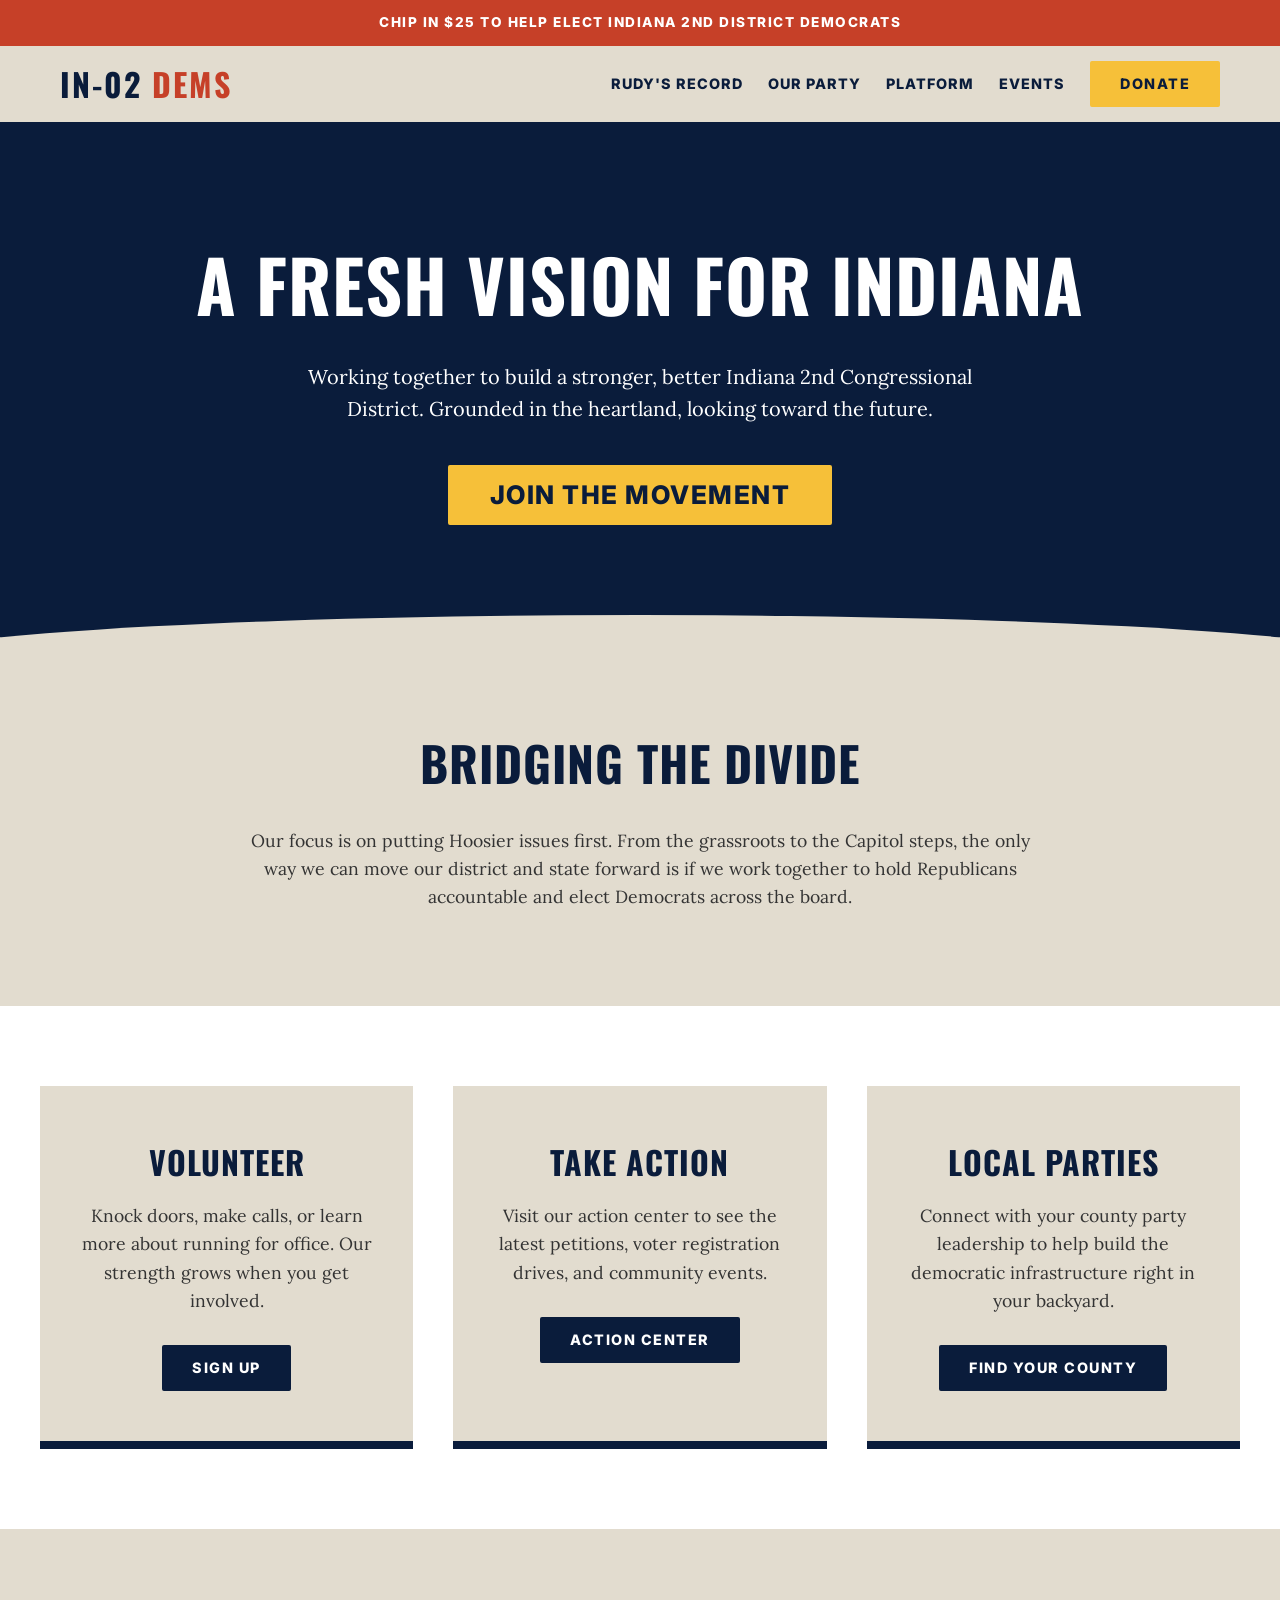
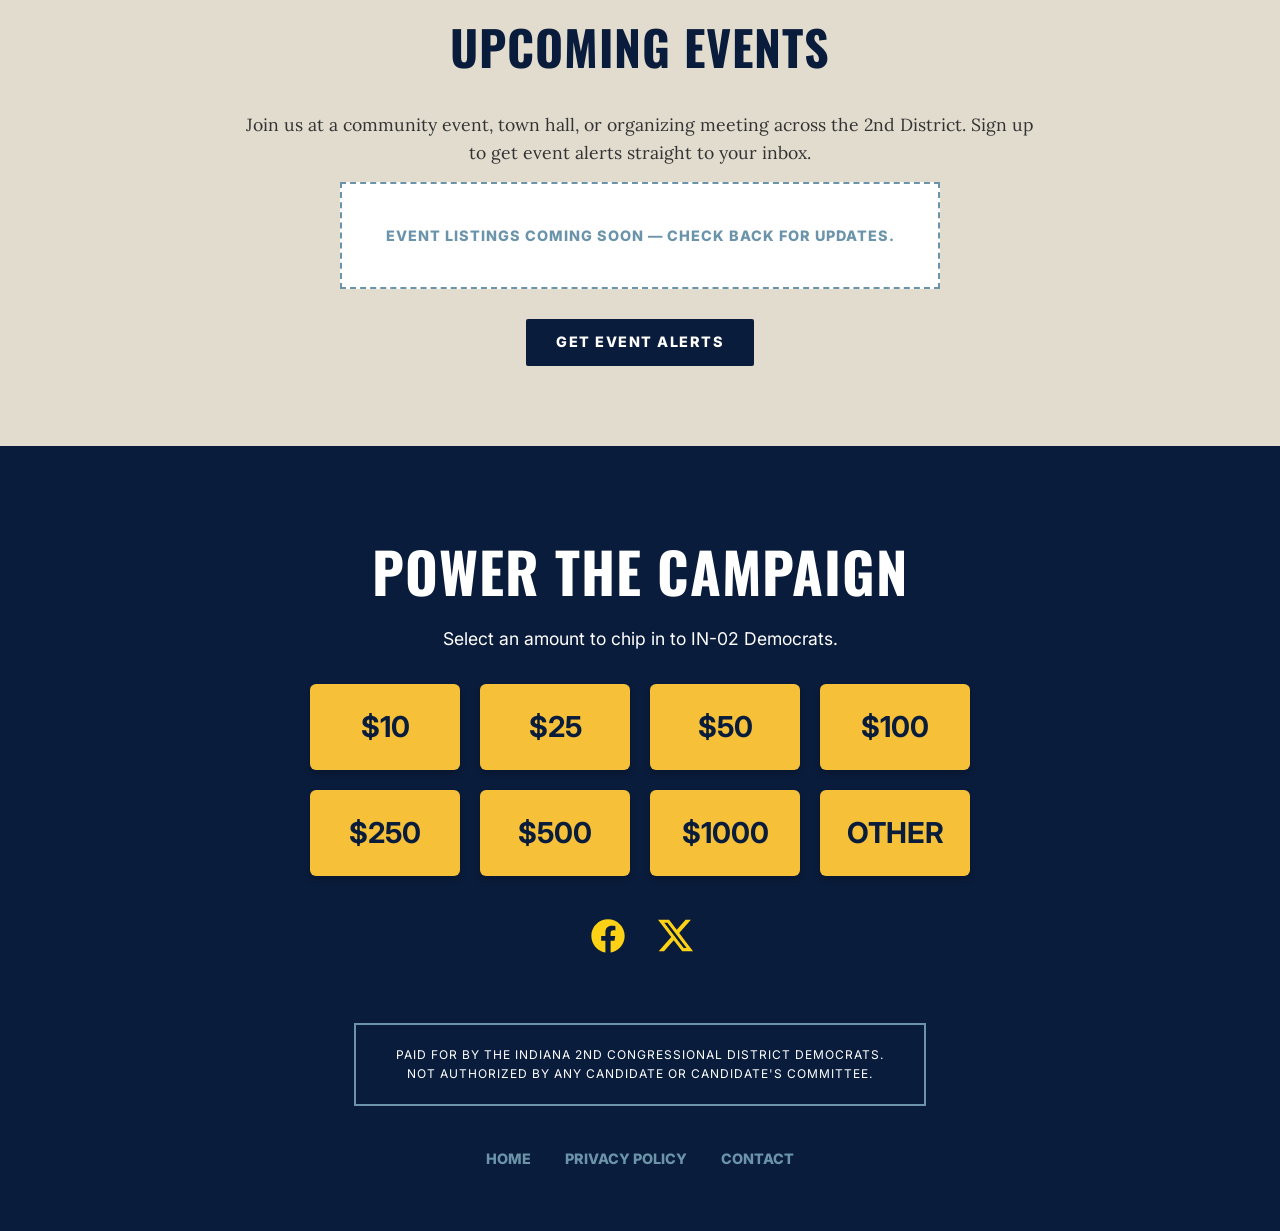
<file: index.html>
<!DOCTYPE html>
<html lang="en">
<head>
    <meta charset="UTF-8">
    <meta name="viewport" content="width=device-width, initial-scale=1.0">
    <title>Indiana's 2nd Congressional District Democrats</title>

    <!-- SEO -->
    <meta name="description" content="Indiana's 2nd Congressional District Democrats — working together to build a stronger, better Hoosier future. Volunteer, donate, and take action.">
    <!-- Open Graph (update og:url when your domain is confirmed) -->
    <meta property="og:type" content="website">
    <meta property="og:url" content="https://YOUR_DOMAIN/">
    <meta property="og:title" content="Indiana's 2nd Congressional District Democrats">
    <meta property="og:description" content="Working together to build a stronger, better Indiana 2nd Congressional District. Grounded in the heartland, looking toward the future.">
    <!-- Twitter Card -->
    <meta name="twitter:card" content="summary_large_image">
    <meta name="twitter:title" content="Indiana's 2nd Congressional District Democrats">
    <meta name="twitter:description" content="Working together to build a stronger, better Indiana 2nd Congressional District.">

    <link rel="icon" href="favicon.svg" type="image/svg+xml">
    <link rel="preconnect" href="https://fonts.googleapis.com">
    <link rel="preconnect" href="https://fonts.gstatic.com" crossorigin>
    <link href="https://fonts.googleapis.com/css2?family=Oswald:wght@500;700&family=Inter:wght@400;600;800&family=Lora:ital,wght@0,400;0,600;1,400&display=swap" rel="stylesheet">
    <link rel="stylesheet" href="css/styles.css">
    <link rel="stylesheet" href="css/index.css">
</head>
<body>

    <!-- Skip link, alert bar, and nav injected by components.js -->
    <div id="site-header" data-page="home"></div>

    <section id="main-content" class="hero">
        <h1>A Fresh Vision for Indiana</h1>
        <p>Working together to build a stronger, better Indiana 2nd Congressional District. Grounded in the heartland, looking toward the future.</p>
        <button class="btn btn-yellow js-modal-open">Join The Movement</button>
    </section>

    <section id="about" class="welcome">
        <div class="welcome-content">
            <h2>Bridging The Divide</h2>
            <p>Our focus is on putting Hoosier issues first. From the grassroots to the Capitol steps, the only way we can move our district and state forward is if we work together to hold Republicans accountable and elect Democrats across the board.</p>
        </div>
    </section>

    <section id="action" class="action-center">
        <div class="action-grid">
            <div class="card">
                <h3>Volunteer</h3>
                <p>Knock doors, make calls, or learn more about running for office. Our strength grows when you get involved.</p>
                <a href="#" class="btn btn-blue">Sign Up</a>
            </div>
            <div class="card">
                <h3>Take Action</h3>
                <p>Visit our action center to see the latest petitions, voter registration drives, and community events.</p>
                <a href="#" class="btn btn-blue">Action Center</a>
            </div>
            <div class="card">
                <h3>Local Parties</h3>
                <p>Connect with your county party leadership to help build the democratic infrastructure right in your backyard.</p>
                <a href="our-party.html" class="btn btn-blue">Find Your County</a>
            </div>
        </div>
    </section>

    <section id="events" class="events-section">
        <div class="events-content">
            <h2>Upcoming Events</h2>
            <p>Join us at a community event, town hall, or organizing meeting across the 2nd District. Sign up to get event alerts straight to your inbox.</p>
            <div class="events-placeholder">Event listings coming soon — check back for updates.</div>
            <button class="btn btn-blue js-modal-open">Get Event Alerts</button>
        </div>
    </section>

    <section class="donation-section">
        <h2>Power The Campaign</h2>
        <p>Select an amount to chip in to IN-02 Democrats.</p>

        <div class="donate-grid">
            <a href="https://secure.actblue.com/donate/2nd-congressional-district-democrat-committee-1?amount=10"   target="_blank" class="donate-box">$10</a>
            <a href="https://secure.actblue.com/donate/2nd-congressional-district-democrat-committee-1?amount=25"   target="_blank" class="donate-box">$25</a>
            <a href="https://secure.actblue.com/donate/2nd-congressional-district-democrat-committee-1?amount=50"   target="_blank" class="donate-box">$50</a>
            <a href="https://secure.actblue.com/donate/2nd-congressional-district-democrat-committee-1?amount=100"  target="_blank" class="donate-box">$100</a>
            <a href="https://secure.actblue.com/donate/2nd-congressional-district-democrat-committee-1?amount=250"  target="_blank" class="donate-box">$250</a>
            <a href="https://secure.actblue.com/donate/2nd-congressional-district-democrat-committee-1?amount=500"  target="_blank" class="donate-box">$500</a>
            <a href="https://secure.actblue.com/donate/2nd-congressional-district-democrat-committee-1?amount=1000" target="_blank" class="donate-box">$1000</a>
            <a href="https://secure.actblue.com/donate/2nd-congressional-district-democrat-committee-1"             target="_blank" class="donate-box">OTHER</a>
        </div>

        <div class="social-icons">
            <a href="https://www.facebook.com/YOUR_PAGE" target="_blank" class="social-icon" aria-label="Facebook">
                <svg width="40" height="40" viewBox="0 0 24 24" fill="#FCD116" xmlns="http://www.w3.org/2000/svg">
                    <path d="M22 12c0-5.523-4.477-10-10-10S2 6.477 2 12c0 4.991 3.657 9.128 8.438 9.878v-6.987h-2.54V12h2.54V9.797c0-2.506 1.492-3.89 3.777-3.89 1.094 0 2.238.195 2.238.195v2.46h-1.26c-1.243 0-1.63.771-1.63 1.562V12h2.773l-.443 2.89h-2.33v6.988C18.343 21.128 22 16.991 22 12z"/>
                </svg>
            </a>
            <a href="https://x.com/YOUR_HANDLE" target="_blank" class="social-icon" aria-label="X (Twitter)">
                <svg width="35" height="35" viewBox="0 0 24 24" fill="#FCD116" xmlns="http://www.w3.org/2000/svg">
                    <path d="M18.901 1.153h3.68l-8.04 9.19L24 22.846h-7.406l-5.8-7.584-6.638 7.584H.474l8.6-9.83L0 1.154h7.594l5.243 6.932ZM17.61 20.644h2.039L6.486 3.24H4.298Z"/>
                </svg>
            </a>
        </div>
    </section>

    <!-- "Join The Movement" / "Get Event Alerts" modal -->
    <div id="actionModal" class="modal">
        <div class="modal-content">
            <button class="close-btn" aria-label="Close">&times;</button>
            <h2>Join The Team</h2>
            <p>Sign up for updates and volunteer opportunities.</p>
            <!-- Action Network embed — injected by components.js on first modal open -->
            <div id="can-form-area-join-the-movement-162" style="width:100%"></div>
        </div>
    </div>

    <!-- Footer injected by components.js -->
    <div id="site-footer"></div>

    <script src="js/components.js"></script>
</body>
</html>
</file>
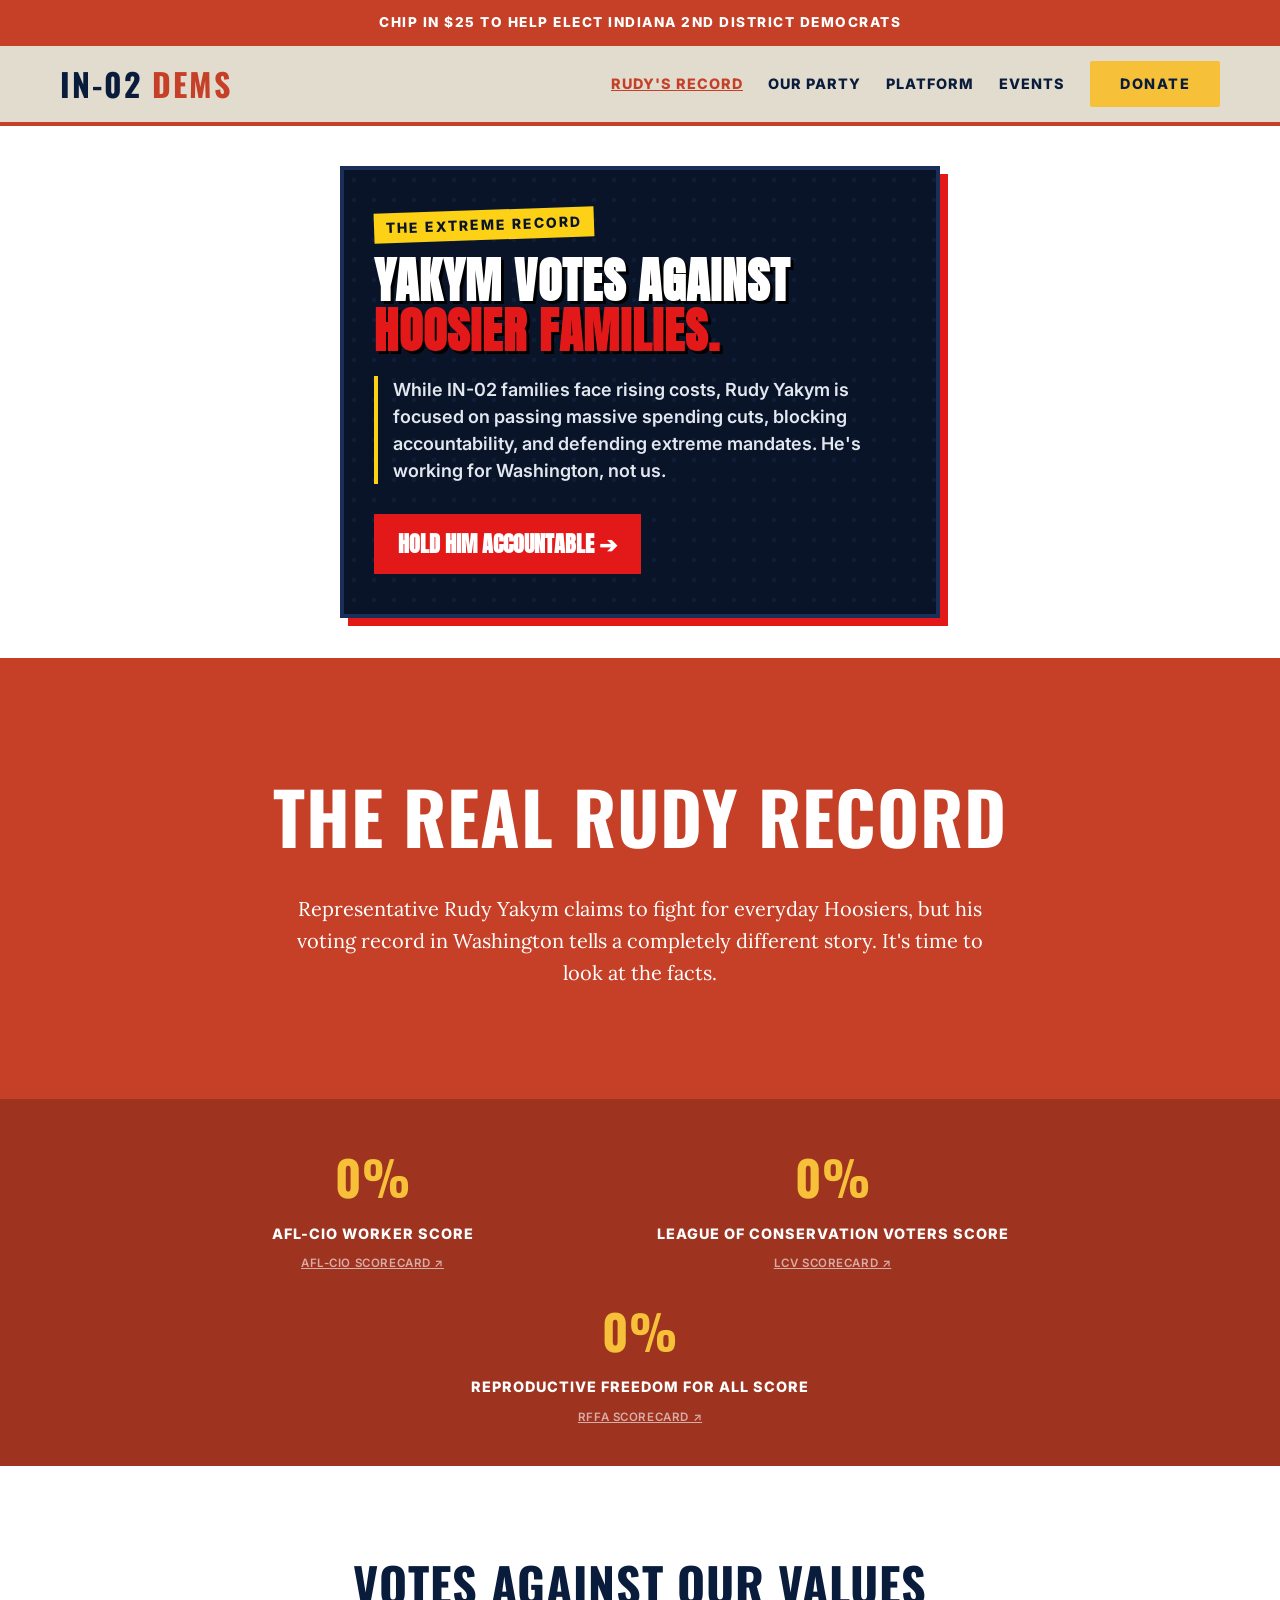
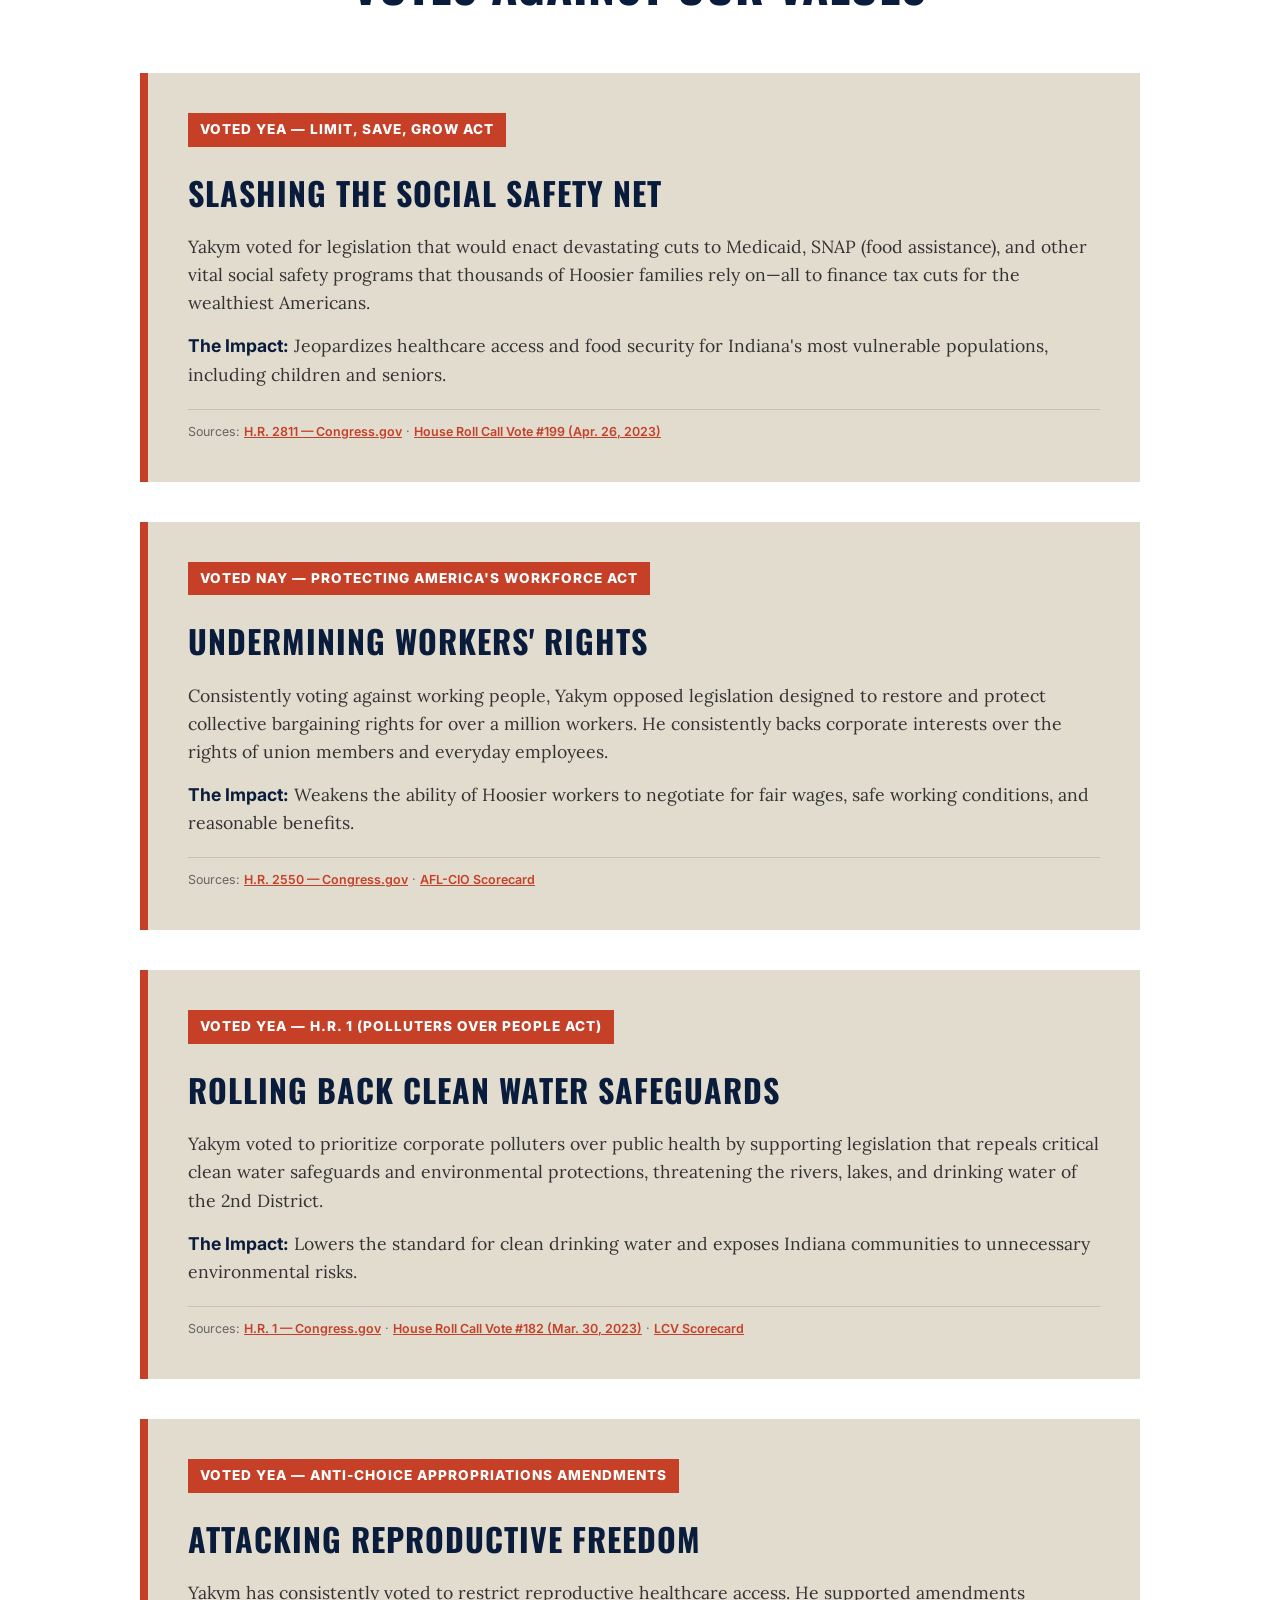
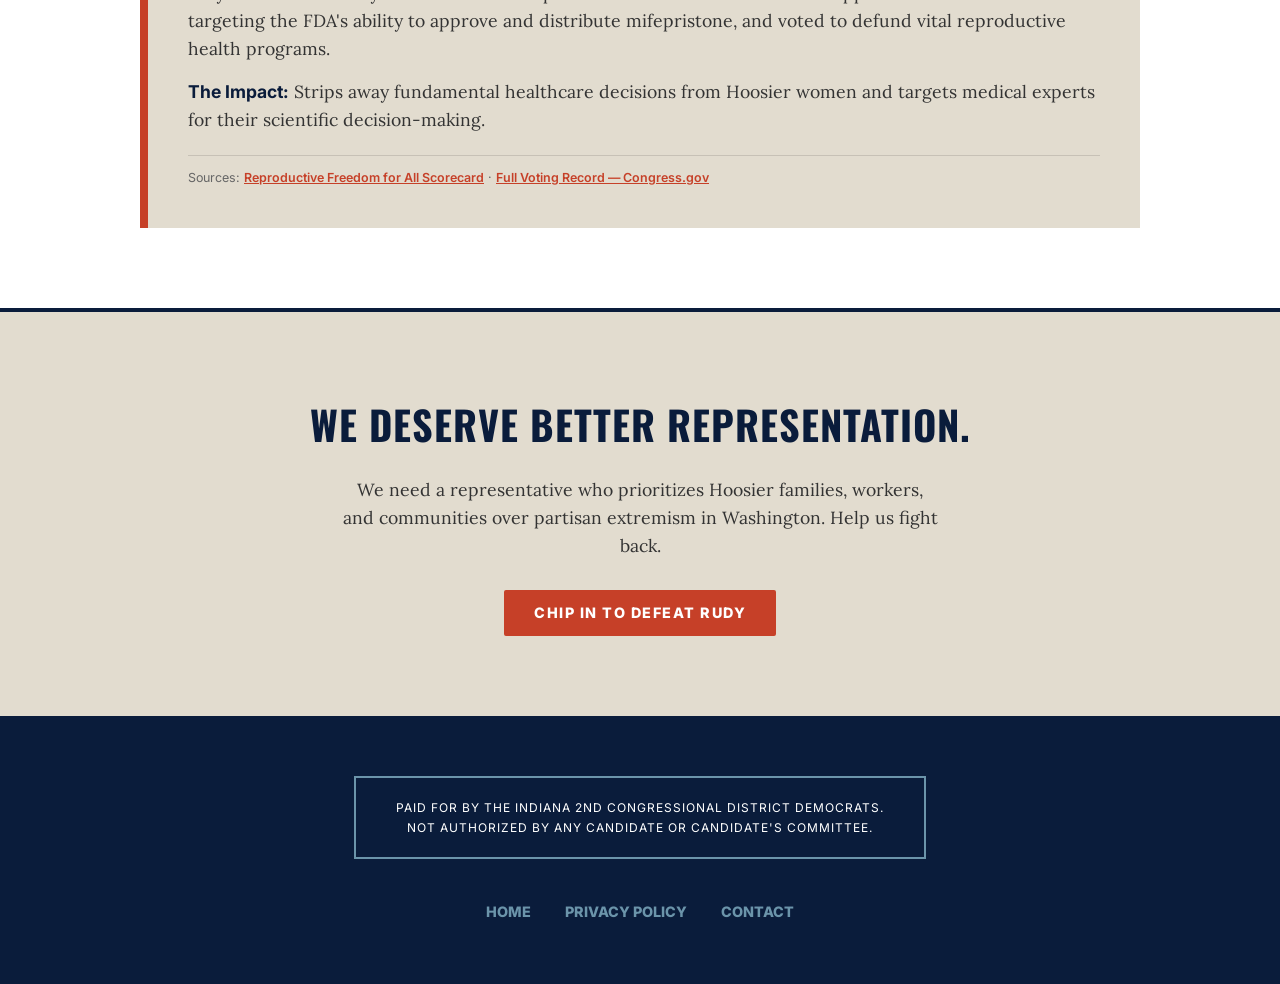
<file: rudy-facts.html>
<!DOCTYPE html>
<html lang="en">
<head>
    <meta charset="UTF-8">
    <meta name="viewport" content="width=device-width, initial-scale=1.0">
    <title>Rudy Yakym Facts | IN-02 Democrats</title>

    <!-- SEO -->
    <meta name="description" content="Rudy Yakym's voting record exposed — 0% scores from labor, conservation, and reproductive freedom organizations. Indiana's 2nd District deserves better.">
    <meta property="og:type" content="website">
    <meta property="og:url" content="https://YOUR_DOMAIN/rudy-facts.html">
    <meta property="og:title" content="The Real Rudy Record | IN-02 Democrats">
    <meta property="og:description" content="Rudy Yakym's voting record in Washington tells a completely different story than what he claims. It's time to look at the facts.">
    <meta name="twitter:card" content="summary_large_image">
    <meta name="twitter:title" content="The Real Rudy Record | IN-02 Democrats">
    <meta name="twitter:description" content="Rudy Yakym's voting record in Washington tells a completely different story than what he claims.">

    <link rel="icon" href="favicon.svg" type="image/svg+xml">
    <link rel="preconnect" href="https://fonts.googleapis.com">
    <link rel="preconnect" href="https://fonts.gstatic.com" crossorigin>
    <!-- Anton added for the Middle Seat graphic -->
    <link href="https://fonts.googleapis.com/css2?family=Anton&family=Oswald:wght@500;700&family=Inter:wght@400;600;800&family=Lora:ital,wght@0,400;0,600;1,400&display=swap" rel="stylesheet">
    <link rel="stylesheet" href="css/styles.css">
    <link rel="stylesheet" href="css/rudy-facts.css">
</head>
<body>

    <!-- Nav injected by components.js -->
    <div id="site-header" data-page="rudy"></div>

    <!-- Middle Seat Graphic — appears above the hero as an attention-grabbing callout -->
    <div id="main-content" class="ms-container">
        <div class="ms-eyebrow">The Extreme Record</div>
        <h2 class="ms-headline">YAKYM VOTES AGAINST <br><span class="ms-highlight">HOOSIER FAMILIES.</span></h2>
        <p class="ms-body">While IN-02 families face rising costs, Rudy Yakym is focused on passing massive spending cuts, blocking accountability, and defending extreme mandates. He's working for Washington, not us.</p>
        <a href="#take-action" class="ms-cta">Hold Him Accountable ➔</a>
    </div>

    <section class="hero">
        <h1>The Real Rudy Record</h1>
        <p>Representative Rudy Yakym claims to fight for everyday Hoosiers, but his voting record in Washington tells a completely different story. It's time to look at the facts.</p>
    </section>

    <section class="scorecard-banner">
        <div class="score-grid">
            <div class="score-item">
                <h4>0%</h4>
                <span>AFL-CIO Worker Score</span>
                <a class="score-source" href="https://aflcio.org/scorecard/legislators/rudy-yakym" target="_blank" rel="noopener">AFL-CIO Scorecard ↗</a>
            </div>
            <div class="score-item">
                <h4>0%</h4>
                <span>League of Conservation Voters Score</span>
                <a class="score-source" href="https://www.lcv.org/moc/rudy-yakym/" target="_blank" rel="noopener">LCV Scorecard ↗</a>
            </div>
            <div class="score-item">
                <h4>0%</h4>
                <span>Reproductive Freedom for All Score</span>
                <a class="score-source" href="https://reproductivefreedomforall.org/lawmaker/rudy-yakym/" target="_blank" rel="noopener">RFFA Scorecard ↗</a>
            </div>
        </div>
    </section>

    <section class="facts-section">
        <h2 class="section-title">Votes Against Our Values</h2>
        <div class="facts-grid">

            <div class="fact-card">
                <div class="vote-badge">Voted Yea — Limit, Save, Grow Act</div>
                <h3>Slashing the Social Safety Net</h3>
                <p>Yakym voted for legislation that would enact devastating cuts to Medicaid, SNAP (food assistance), and other vital social safety programs that thousands of Hoosier families rely on—all to finance tax cuts for the wealthiest Americans.</p>
                <p><strong>The Impact:</strong> Jeopardizes healthcare access and food security for Indiana's most vulnerable populations, including children and seniors.</p>
                <p class="fact-source">
                    Sources:
                    <a href="https://www.congress.gov/bill/118th-congress/house-bill/2811" target="_blank" rel="noopener">H.R. 2811 — Congress.gov</a> ·
                    <a href="https://clerk.house.gov/Votes/2023199" target="_blank" rel="noopener">House Roll Call Vote #199 (Apr. 26, 2023)</a>
                </p>
            </div>

            <div class="fact-card">
                <div class="vote-badge">Voted Nay — Protecting America's Workforce Act</div>
                <h3>Undermining Workers' Rights</h3>
                <p>Consistently voting against working people, Yakym opposed legislation designed to restore and protect collective bargaining rights for over a million workers. He consistently backs corporate interests over the rights of union members and everyday employees.</p>
                <p><strong>The Impact:</strong> Weakens the ability of Hoosier workers to negotiate for fair wages, safe working conditions, and reasonable benefits.</p>
                <p class="fact-source">
                    Sources:
                    <a href="https://www.congress.gov/bill/119th-congress/house-bill/2550" target="_blank" rel="noopener">H.R. 2550 — Congress.gov</a> ·
                    <a href="https://aflcio.org/scorecard/legislators/rudy-yakym" target="_blank" rel="noopener">AFL-CIO Scorecard</a>
                </p>
            </div>

            <div class="fact-card">
                <div class="vote-badge">Voted Yea — H.R. 1 (Polluters Over People Act)</div>
                <h3>Rolling Back Clean Water Safeguards</h3>
                <p>Yakym voted to prioritize corporate polluters over public health by supporting legislation that repeals critical clean water safeguards and environmental protections, threatening the rivers, lakes, and drinking water of the 2nd District.</p>
                <p><strong>The Impact:</strong> Lowers the standard for clean drinking water and exposes Indiana communities to unnecessary environmental risks.</p>
                <p class="fact-source">
                    Sources:
                    <a href="https://www.congress.gov/bill/118th-congress/house-bill/1" target="_blank" rel="noopener">H.R. 1 — Congress.gov</a> ·
                    <a href="https://clerk.house.gov/Votes/2023182" target="_blank" rel="noopener">House Roll Call Vote #182 (Mar. 30, 2023)</a> ·
                    <a href="https://www.lcv.org/moc/rudy-yakym/" target="_blank" rel="noopener">LCV Scorecard</a>
                </p>
            </div>

            <div class="fact-card">
                <div class="vote-badge">Voted Yea — Anti-Choice Appropriations Amendments</div>
                <h3>Attacking Reproductive Freedom</h3>
                <p>Yakym has consistently voted to restrict reproductive healthcare access. He supported amendments targeting the FDA's ability to approve and distribute mifepristone, and voted to defund vital reproductive health programs.</p>
                <p><strong>The Impact:</strong> Strips away fundamental healthcare decisions from Hoosier women and targets medical experts for their scientific decision-making.</p>
                <p class="fact-source">
                    Sources:
                    <a href="https://reproductivefreedomforall.org/lawmaker/rudy-yakym/" target="_blank" rel="noopener">Reproductive Freedom for All Scorecard</a> ·
                    <a href="https://www.congress.gov/member/rudy-yakym/Y000067" target="_blank" rel="noopener">Full Voting Record — Congress.gov</a>
                </p>
            </div>

        </div>
    </section>

    <section id="take-action" class="take-action">
        <h2>We Deserve Better Representation.</h2>
        <p>We need a representative who prioritizes Hoosier families, workers, and communities over partisan extremism in Washington. Help us fight back.</p>
        <a href="https://secure.actblue.com/donate/2nd-congressional-district-democrat-committee-1" target="_blank" class="btn btn-red">Chip In To Defeat Rudy</a>
    </section>

    <!-- Footer injected by components.js -->
    <div id="site-footer"></div>

    <script src="js/components.js"></script>
</body>
</html>
</file>
<file: css/styles.css>
/* =============================================
   IN-02 DEMS — Shared Design System
   Google Fonts (Oswald, Inter, Lora) loaded in each HTML page
   ============================================= */

:root {
    --strato-blue: #0A1C3B;
    --heartland-yellow: #F6C039;
    --rust-belt: #C64028;
    --rust-dark: #9E3320;
    --blue-sky: #6B94AA;
    --calumet: #E2DCCF;
    --white: #FFFFFF;

    --font-head: 'Oswald', sans-serif;
    --font-sans: 'Inter', sans-serif;
    --font-serif: 'Lora', serif;
}

*, *::before, *::after {
    margin: 0;
    padding: 0;
    box-sizing: border-box;
}

body {
    font-family: var(--font-serif);
    color: var(--strato-blue);
    background-color: var(--white);
    line-height: 1.6;
}

h1, h2, h3, h4, h5 {
    font-family: var(--font-head);
    text-transform: uppercase;
    letter-spacing: 1px;
    color: var(--strato-blue);
}

p {
    font-size: 1.1rem;
    color: #333;
    margin-bottom: 15px;
}

a {
    text-decoration: none;
    color: var(--rust-belt);
    font-family: var(--font-sans);
    font-weight: 600;
}

/* ---- Buttons ---- */
.btn {
    display: inline-block;
    padding: 14px 28px;
    font-family: var(--font-sans);
    font-weight: 800;
    font-size: 0.9rem;
    text-transform: uppercase;
    letter-spacing: 1.5px;
    border-radius: 2px;
    border: 2px solid transparent;
    cursor: pointer;
    transition: color 0.25s ease, background-color 0.25s ease, border-color 0.25s ease;
    text-align: center;
    line-height: 1;
}

.btn-yellow {
    background-color: var(--heartland-yellow);
    color: var(--strato-blue);
    border-color: var(--heartland-yellow);
}
.btn-yellow:hover {
    background-color: transparent;
    color: var(--heartland-yellow);
}

.btn-blue {
    background-color: var(--strato-blue);
    color: var(--white);
    border-color: var(--strato-blue);
}
.btn-blue:hover {
    background-color: transparent;
    color: var(--strato-blue);
}

.btn-red {
    background-color: var(--rust-belt);
    color: var(--white);
    border-color: var(--rust-belt);
}
.btn-red:hover {
    background-color: transparent;
    color: var(--rust-belt);
}

.btn-outline {
    background-color: transparent;
    color: var(--strato-blue);
    border-color: var(--strato-blue);
}
.btn-outline:hover {
    background-color: var(--strato-blue);
    color: var(--white);
}

/* ---- Top Alert Bar ---- */
.top-bar {
    background-color: var(--rust-belt);
    color: var(--white);
    text-align: center;
    padding: 12px;
    font-family: var(--font-sans);
    font-size: 0.85rem;
    font-weight: 800;
    letter-spacing: 1.5px;
    text-transform: uppercase;
}

/* ---- Navigation ---- */
header {
    background-color: var(--calumet);
    border-bottom: 4px solid var(--strato-blue);
    position: sticky;
    top: 0;
    z-index: 1000;
}

.nav-container {
    max-width: 1200px;
    margin: 0 auto;
    display: flex;
    justify-content: space-between;
    align-items: center;
    padding: 15px 20px;
    position: relative;
}

.logo a {
    color: inherit;
    text-decoration: none;
    font-family: inherit;
}

.logo h2 {
    font-family: var(--font-head);
    font-size: 2rem;
    letter-spacing: 2px;
    color: var(--strato-blue);
    margin: 0;
    line-height: 1;
}

.logo span { color: var(--rust-belt); }

.nav-links {
    display: flex;
    gap: 25px;
    align-items: center;
}

.nav-links a.nav-item {
    color: var(--strato-blue);
    font-family: var(--font-sans);
    font-weight: 800;
    font-size: 0.9rem;
    text-transform: uppercase;
    letter-spacing: 1px;
    transition: color 0.15s ease;
}

.nav-links a.nav-item:visited {
    color: var(--strato-blue);
}

.nav-links a.nav-item:hover,
.nav-links a.nav-item:visited:hover,
.nav-links a.nav-item.active {
    color: var(--rust-belt);
    text-decoration: underline;
}

/* Hamburger toggle — hidden on desktop */
.nav-toggle {
    display: none;
    flex-direction: column;
    gap: 5px;
    background: none;
    border: none;
    cursor: pointer;
    padding: 5px;
}

.nav-toggle span {
    display: block;
    width: 25px;
    height: 2px;
    background-color: var(--strato-blue);
    transition: transform 0.3s, opacity 0.3s, transform 0.3s;
}

/* Hamburger → X animation when open */
.nav-toggle.open span:nth-child(1) { transform: translateY(7px) rotate(45deg); }
.nav-toggle.open span:nth-child(2) { opacity: 0; transform: scaleX(0); }
.nav-toggle.open span:nth-child(3) { transform: translateY(-7px) rotate(-45deg); }

/* ---- Skip to Content (Accessibility) ---- */
.skip-link {
    position: absolute;
    top: -100%;
    left: 0;
    z-index: 9999;
    padding: 12px 24px;
    background-color: var(--heartland-yellow);
    color: var(--strato-blue);
    font-family: var(--font-sans);
    font-weight: 800;
    font-size: 0.9rem;
    text-transform: uppercase;
    letter-spacing: 1px;
    text-decoration: none;
    transition: top 0.1s;
}

.skip-link:focus {
    top: 0;
    outline: 3px solid var(--strato-blue);
    outline-offset: 2px;
}

/* ---- Footer ---- */
footer {
    background-color: var(--strato-blue);
    color: var(--blue-sky);
    text-align: center;
    padding: 60px 20px;
    font-family: var(--font-sans);
}

.disclaimer {
    border: 2px solid var(--blue-sky);
    display: inline-block;
    padding: 20px 40px;
    margin-bottom: 30px;
    font-size: 0.75rem;
    text-transform: uppercase;
    letter-spacing: 1px;
    color: var(--white);
}

.footer-links { margin-top: 10px; }

.footer-links a,
.footer-link-btn {
    color: var(--blue-sky);
    margin: 0 15px;
    font-size: 0.9rem;
    text-transform: uppercase;
    font-weight: 800;
    font-family: var(--font-sans);
}
.footer-links a:hover,
.footer-link-btn:hover { color: var(--heartland-yellow); }

.footer-link-btn {
    background: none;
    border: none;
    cursor: pointer;
    padding: 0;
    text-decoration: none;
}

/* ---- Modal ---- */
.modal {
    display: none;
    position: fixed;
    z-index: 2000;
    inset: 0;
    background-color: rgba(10, 28, 59, 0.85);
    backdrop-filter: blur(4px);
    overflow: auto;
}

.modal-content {
    background-color: var(--calumet);
    margin: 5% auto;
    padding: 40px 30px;
    border-top: 8px solid var(--heartland-yellow);
    width: 90%;
    max-width: 650px;
    position: relative;
    box-shadow: 0 10px 30px rgba(0, 0, 0, 0.3);
    border-radius: 4px;
}

.close-btn {
    position: absolute;
    top: 15px;
    right: 25px;
    font-size: 35px;
    font-weight: bold;
    line-height: 1;
    cursor: pointer;
    background: none;
    border: none;
    color: var(--strato-blue);
    transition: color 0.2s;
}
.close-btn:hover { color: var(--rust-belt); }

/* ---- Action Network Form Overrides ---- */
#can-form-area {
    font-family: var(--font-sans) !important;
    color: var(--strato-blue) !important;
    text-align: left !important;
    margin: 0 auto !important;
    float: none !important;
    display: block !important;
    max-width: 600px !important;
}

#can-form-area input[type="text"],
#can-form-area input[type="email"],
#can-form-area input[type="tel"],
#can-form-area select {
    font-family: var(--font-sans) !important;
    border: 2px solid var(--strato-blue) !important;
    border-radius: 2px !important;
    padding: 12px 15px !important;
    background-color: var(--white) !important;
    color: var(--strato-blue) !important;
    font-size: 1rem !important;
    margin-bottom: 15px !important;
}

#can-form-area input[type="submit"],
#can-form-area .button {
    background-color: var(--strato-blue) !important;
    color: var(--white) !important;
    border: 2px solid var(--strato-blue) !important;
    font-family: var(--font-sans) !important;
    font-weight: 800 !important;
    text-transform: uppercase !important;
    letter-spacing: 1.5px !important;
    border-radius: 2px !important;
    padding: 14px 28px !important;
    cursor: pointer !important;
    transition: all 0.3s ease !important;
    width: 100% !important;
    margin-top: 15px !important;
    box-shadow: none !important;
    text-shadow: none !important;
}

#can-form-area input[type="submit"]:hover,
#can-form-area .button:hover {
    background-color: transparent !important;
    color: var(--strato-blue) !important;
}

#can-form-area label {
    font-weight: 600 !important;
    color: var(--strato-blue) !important;
    margin-bottom: 5px !important;
}

#can-form-area .control-label {
    font-family: var(--font-head) !important;
    text-transform: uppercase !important;
    letter-spacing: 1px !important;
    font-size: 1.2rem !important;
    margin-top: 15px !important;
}

/* ---- Privacy Modal ---- */
.privacy-modal-content {
    max-width: 680px;
    max-height: 80vh;
    overflow-y: auto;
    text-align: left;
}

.privacy-modal-content h2 {
    font-size: 2rem;
    margin-bottom: 0.25rem;
    text-align: left;
}

.privacy-effective {
    font-family: var(--font-sans);
    font-size: 0.8rem;
    color: #888;
    margin: 0 0 1.5rem;
    text-align: left;
}

.privacy-body h3 {
    font-family: var(--font-head);
    font-size: 1rem;
    text-transform: uppercase;
    letter-spacing: 0.05em;
    color: var(--strato-blue);
    margin: 1.5rem 0 0.5rem;
    border-bottom: 2px solid var(--heartland-yellow);
    padding-bottom: 0.25rem;
}

.privacy-body p {
    font-size: 0.92rem;
    color: #444;
    line-height: 1.65;
    margin-bottom: 0.75rem;
}

.privacy-body ul {
    margin: 0.25rem 0 0.75rem 1.25rem;
}

.privacy-body ul li {
    font-family: var(--font-sans);
    font-size: 0.9rem;
    color: #444;
    line-height: 1.6;
    margin-bottom: 0.35rem;
}

/* ---- Mobile ---- */
@media (max-width: 768px) {
    .nav-toggle {
        display: flex;
    }

    .nav-links {
        display: none;
        flex-direction: column;
        position: absolute;
        top: 100%;
        left: 0;
        right: 0;
        background-color: var(--calumet);
        border-bottom: 4px solid var(--strato-blue);
        padding: 20px;
        gap: 15px;
    }

    .nav-links.open {
        display: flex;
    }
}
</file>
<file: css/index.css>
/* ---- Hero ---- */
.hero {
    background-color: var(--strato-blue);
    color: var(--white);
    text-align: center;
    padding: 100px 20px 140px;
    position: relative;
    overflow: hidden;
}

/* Decorative arch shape at bottom of hero */
.hero::after {
    content: '';
    position: absolute;
    bottom: -50px;
    left: 50%;
    transform: translateX(-50%);
    width: 120%;
    height: 100px;
    background-color: var(--calumet);
    border-radius: 50% 50% 0 0;
}

.hero h1 {
    color: var(--white);
    font-size: 4.5rem;
    margin-bottom: 20px;
    position: relative;
    z-index: 2;
}

.hero p {
    color: var(--white);
    font-size: 1.25rem;
    max-width: 700px;
    margin: 0 auto 40px;
    font-family: var(--font-serif);
    position: relative;
    z-index: 2;
}

.hero .btn {
    position: relative;
    z-index: 2;
    font-size: 1.6rem;
    padding: 15px 40px;
    min-width: 280px;
}

/* ---- Welcome ---- */
.welcome {
    background-color: var(--calumet);
    padding: 60px 20px 80px;
    text-align: center;
}

.welcome-content {
    max-width: 800px;
    margin: 0 auto;
}

.welcome h2 { font-size: 3rem; margin-bottom: 25px; }

/* ---- Action Cards ---- */
.action-center {
    background-color: var(--white);
    padding: 80px 20px;
}

.action-grid {
    max-width: 1200px;
    margin: 0 auto;
    display: grid;
    grid-template-columns: repeat(auto-fit, minmax(320px, 1fr));
    gap: 40px;
}

.card {
    background-color: var(--calumet);
    padding: 50px 30px;
    text-align: center;
    border-bottom: 8px solid var(--strato-blue);
    transition: transform 0.2s ease;
}
.card:hover { transform: translateY(-5px); }
.card h3 { font-size: 2rem; margin-bottom: 15px; }
.card p  { margin-bottom: 30px; }

/* ---- Donations ---- */
.donation-section {
    background-color: var(--strato-blue);
    padding: 80px 20px;
    text-align: center;
}

.donation-section h2 {
    color: var(--white);
    font-size: 3.5rem;
    margin-bottom: 10px;
}

.donation-section > p {
    color: var(--white);
    font-family: var(--font-sans);
    margin-top: 10px;
}

.donate-grid {
    display: flex;
    flex-wrap: wrap;
    justify-content: center;
    gap: 20px;
    max-width: 800px;
    margin: 30px auto 0;
}

.donate-box {
    background-color: var(--heartland-yellow);
    color: var(--strato-blue);
    padding: 20px 10px;
    width: 150px;
    font-family: var(--font-sans);
    font-size: 1.8rem;
    font-weight: bold;
    border-radius: 6px;
    text-align: center;
    box-shadow: 0 4px 6px rgba(0, 0, 0, 0.2);
    transition: transform 0.2s ease, box-shadow 0.2s ease;
    display: block;
}
.donate-box:hover {
    transform: translateY(-8px);
    box-shadow: 0 12px 24px rgba(0, 0, 0, 0.3);
    color: var(--strato-blue);
}

/* ---- Social Icons ---- */
.social-icons {
    display: flex;
    justify-content: center;
    align-items: center;
    gap: 30px;
    flex-wrap: wrap;
    margin: 40px auto -80px;
    position: relative;
    z-index: 10;
}
.social-icon { transition: opacity 0.2s; display: inline-block; }
.social-icon:hover { opacity: 0.8; }

/* ---- Modal content typography ---- */
.modal-content h2 {
    text-align: center;
    font-size: 2.5rem;
    margin-bottom: 10px;
}

.modal-content > p {
    text-align: center;
    margin-bottom: 25px;
}

/* ---- Events ---- */
.events-section {
    background-color: var(--calumet);
    padding: 80px 20px;
    text-align: center;
}

.events-content {
    max-width: 800px;
    margin: 0 auto;
}

.events-section h2 { font-size: 3rem; margin-bottom: 25px; }

.events-placeholder {
    background-color: var(--white);
    border: 2px dashed var(--blue-sky);
    padding: 40px 30px;
    margin: 0 auto 30px;
    max-width: 600px;
    color: var(--blue-sky);
    font-family: var(--font-sans);
    font-size: 0.9rem;
    font-weight: 800;
    text-transform: uppercase;
    letter-spacing: 1px;
}

/* ---- Mobile ---- */
@media (max-width: 768px) {
    .hero h1 { font-size: 3rem; }
}
</file>
<file: css/rudy-facts.css>
/* Override the header accent colour for this page's rust-belt theme */
header { border-bottom-color: var(--rust-belt); }

/* ---- Hero (Rust Belt Themed) ---- */
.hero {
    background-color: var(--rust-belt);
    color: var(--white);
    text-align: center;
    padding: 100px 20px 80px;
}

.hero h1 {
    color: var(--white);
    font-size: 4.5rem;
    margin-bottom: 20px;
}

.hero p {
    color: var(--white);
    font-size: 1.25rem;
    max-width: 700px;
    margin: 0 auto 30px;
    font-family: var(--font-serif);
}

/* ---- Middle Seat Graphic ---- */
.ms-container {
    background-color: #0A1429;
    border: 4px solid #1A2E5A;
    padding: 40px 30px;
    max-width: 600px;
    margin: 40px auto;
    position: relative;
    overflow: hidden;
    box-shadow: 8px 8px 0 #E31818;
    font-family: 'Inter', sans-serif;
}

/* Dot-grid background pattern */
.ms-container::before {
    content: "";
    position: absolute;
    inset: 0;
    background-image: radial-gradient(#1A2E5A 15%, transparent 16%);
    background-size: 20px 20px;
    opacity: 0.3;
}

.ms-eyebrow {
    position: relative;
    background-color: #FCD116;
    color: #0A1429;
    display: inline-block;
    font-weight: 800;
    font-size: 14px;
    letter-spacing: 2px;
    padding: 4px 12px;
    text-transform: uppercase;
    margin-bottom: 15px;
    transform: rotate(-2deg);
}

.ms-headline {
    position: relative;
    font-family: 'Anton', sans-serif;
    color: #FFFFFF;
    font-size: 48px;
    line-height: 1.05;
    text-transform: uppercase;
    margin: 0 0 20px;
    text-shadow: 3px 3px 0 #000000;
}

.ms-highlight { color: #E31818; }

.ms-body {
    position: relative;
    color: #E2E8F0;
    font-size: 18px;
    line-height: 1.5;
    font-weight: 600;
    margin-bottom: 30px;
    border-left: 4px solid #FCD116;
    padding-left: 15px;
}

.ms-cta {
    position: relative;
    display: inline-block;
    background-color: #E31818;
    color: #FFFFFF;
    font-family: 'Anton', sans-serif;
    font-size: 22px;
    text-decoration: none;
    padding: 12px 24px;
    text-transform: uppercase;
    transition: background-color 0.2s, transform 0.2s;
}
.ms-cta:hover {
    background-color: #C11212;
    color: #FFFFFF;
    transform: translateY(-2px);
}

/* ---- Scorecard ---- */
.scorecard-banner {
    background-color: var(--rust-dark);
    color: var(--white);
    padding: 40px 20px;
    text-align: center;
    font-family: var(--font-sans);
}

.score-grid {
    max-width: 900px;
    margin: 0 auto;
    display: flex;
    justify-content: space-around;
    flex-wrap: wrap;
    gap: 20px;
}

.score-item h4 {
    color: var(--heartland-yellow);
    font-size: 3rem;
    margin-bottom: 5px;
}

.score-item span {
    font-weight: 800;
    text-transform: uppercase;
    letter-spacing: 1px;
    font-size: 0.9rem;
}

/* ---- Facts ---- */
.facts-section {
    background-color: var(--white);
    padding: 80px 20px;
}

.section-title {
    text-align: center;
    font-size: 3rem;
    margin-bottom: 50px;
}

.facts-grid {
    max-width: 1000px;
    margin: 0 auto;
    display: grid;
    gap: 40px;
}

.fact-card {
    background-color: var(--calumet);
    border-left: 8px solid var(--rust-belt);
    padding: 40px;
}

.fact-card h3 { font-size: 2rem; margin-bottom: 15px; }

.vote-badge {
    display: inline-block;
    background-color: var(--rust-belt);
    color: var(--white);
    padding: 6px 12px;
    font-family: var(--font-sans);
    font-weight: 800;
    font-size: 0.85rem;
    text-transform: uppercase;
    margin-bottom: 20px;
    letter-spacing: 1px;
}

.fact-card strong {
    font-family: var(--font-sans);
    color: var(--strato-blue);
}

.fact-source {
    margin-top: 1.25rem;
    padding-top: 0.75rem;
    border-top: 1px solid rgba(0,0,0,0.12);
    font-family: var(--font-sans);
    font-size: 0.78rem;
    color: #666;
    margin-bottom: 0;
}

.fact-source a {
    color: var(--rust-belt);
    font-family: var(--font-sans);
    font-size: 0.78rem;
    font-weight: 600;
    text-decoration: underline;
}

.fact-source a:hover { color: var(--rust-dark); }

.score-source {
    display: block;
    margin-top: 0.5rem;
    font-family: var(--font-sans);
    font-size: 0.72rem;
    font-weight: 600;
    color: rgba(255,255,255,0.6);
    text-transform: uppercase;
    letter-spacing: 0.05em;
    text-decoration: underline;
}

.score-source:hover { color: var(--heartland-yellow); }

/* ---- CTA ---- */
.take-action {
    background-color: var(--calumet);
    text-align: center;
    padding: 80px 20px;
    border-top: 4px solid var(--strato-blue);
}

.take-action h2 { font-size: 2.5rem; margin-bottom: 20px; }

.take-action p {
    max-width: 600px;
    margin: 0 auto 30px;
}

/* ---- Mobile ---- */
@media (max-width: 768px) {
    .hero h1   { font-size: 3rem; }
    .ms-headline { font-size: 38px; }
    .fact-card { padding: 25px; }
}
</file>
